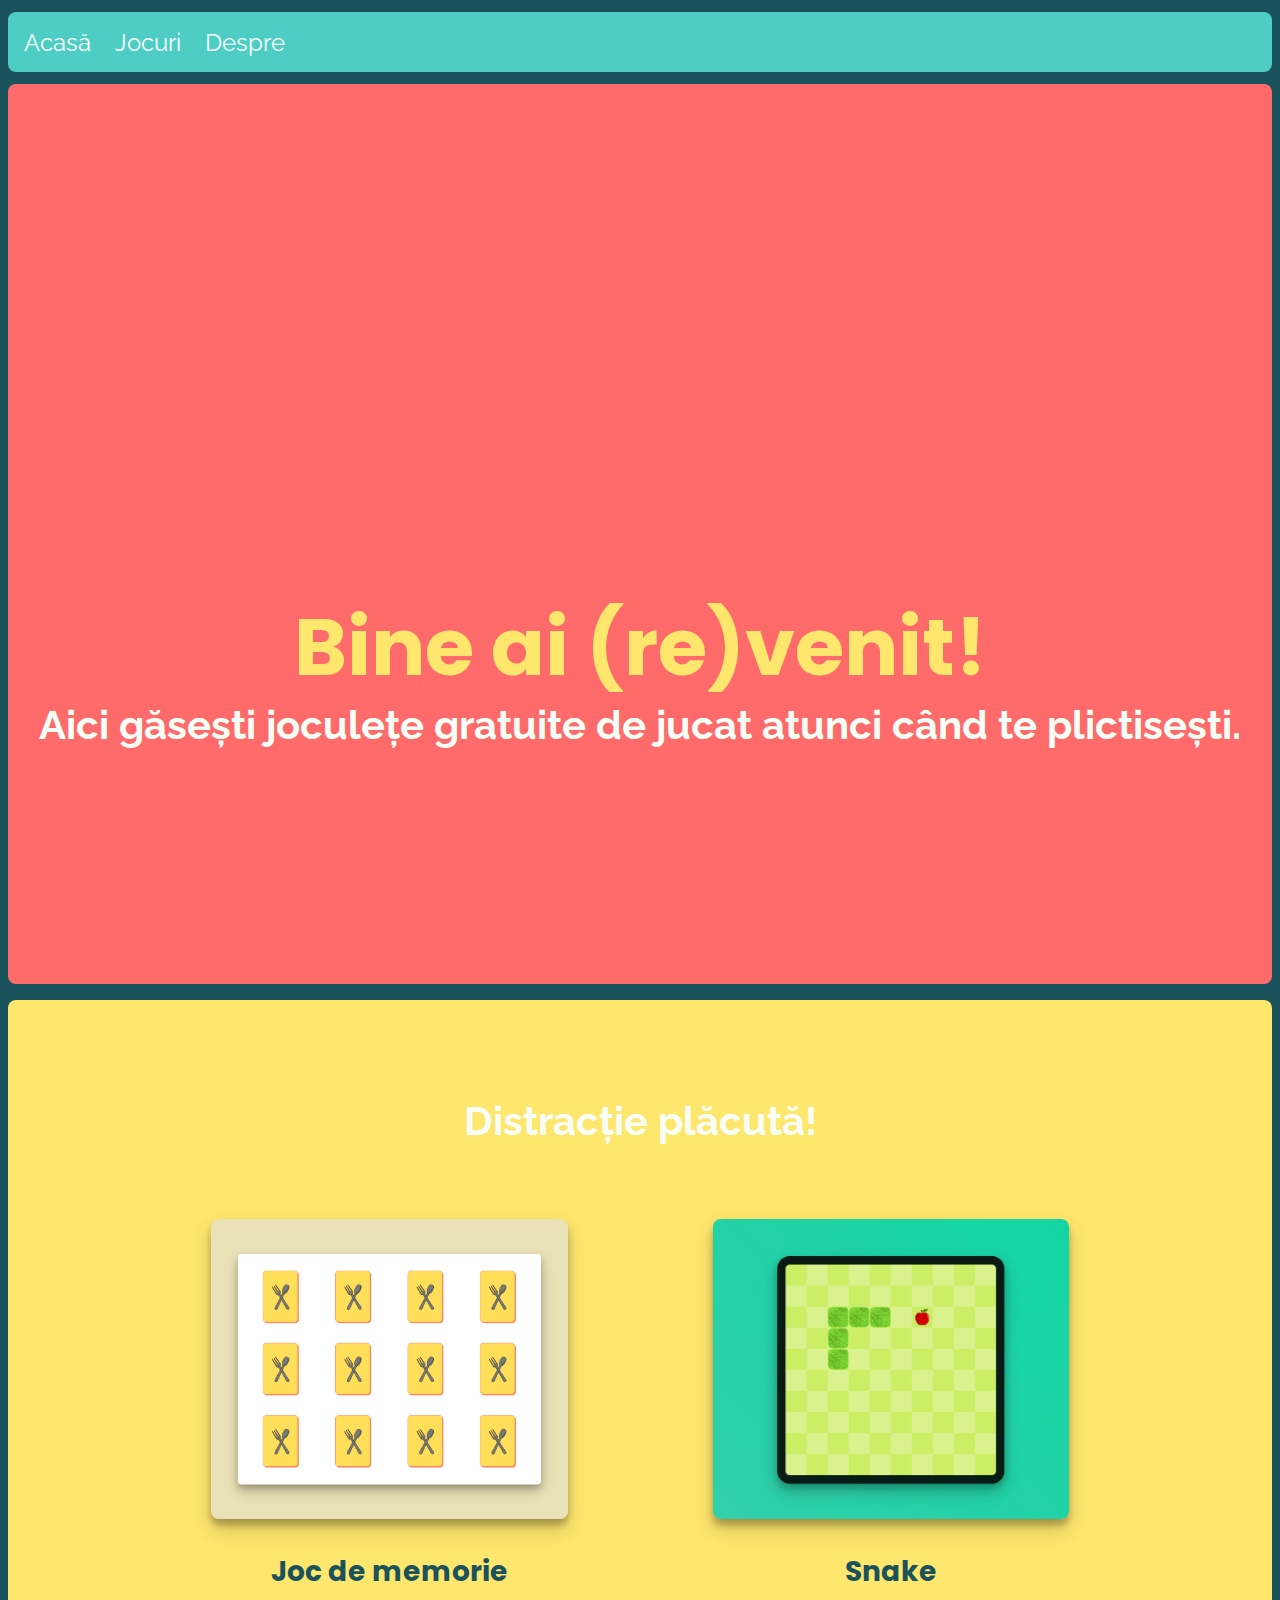
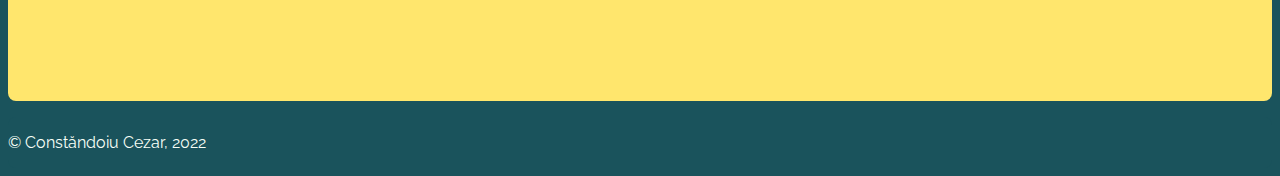
<file: index.html>
<!DOCTYPE html>
<html lang="ro" dir="ltr">
    <head>
        <meta charset="utf-8">
        <title>Joculete gratuite</title>
        <link rel="stylesheet" href="style.css"></link>
        <link rel="icon" href="icons/game_icon.ico">
    </head>
    <body id="page">
        <nav id="navbar">
            <ul id="nav-list">
                <li>
                    <a class="nav-link" href="#title_section">
                        Acasă
                    </a>
                </li>
                <li>
                    <a class="nav-link" href="#content">
                        Jocuri
                    </a>
                </li>
                <li>
                    <a class="nav-link" href="#contact">
                        Despre
                    </a>
                </li>
            </ul>
        </nav>

        <header id="title_section">
            <h1 class="title">Bine ai (re)venit!</h1>
            <h2 class="subtitle">Aici găsești joculețe gratuite de jucat atunci când te plictisești.</h2>
        </header>

        <content id="content">
            <article id="intro">
                <h2 class="subtitle">Distracție plăcută!</h2>
            </article>

            <article id="games">
                <a href="games/memory-game/index.html" class="game_link">
                    <div class="game_cont">
                        <img src="images/memory_game.png" class="game_img">
                        <h3 class="game_title">Joc de memorie</h3>
                    </div>
                </a>
                <a href="games/snake/index.html" class="game_link">
                    <div class="game_cont">
                        <img src="images/snake.png" class="game_img">
                        <h3 class="game_title">Snake</h3>
                    </div>
                </a>
            </article>
        </content>

        <footer id="contact">
            <p class="footNote">&copy; Constăndoiu Cezar, 2022</p>
        </footer>
    </body>
</html>
</file>
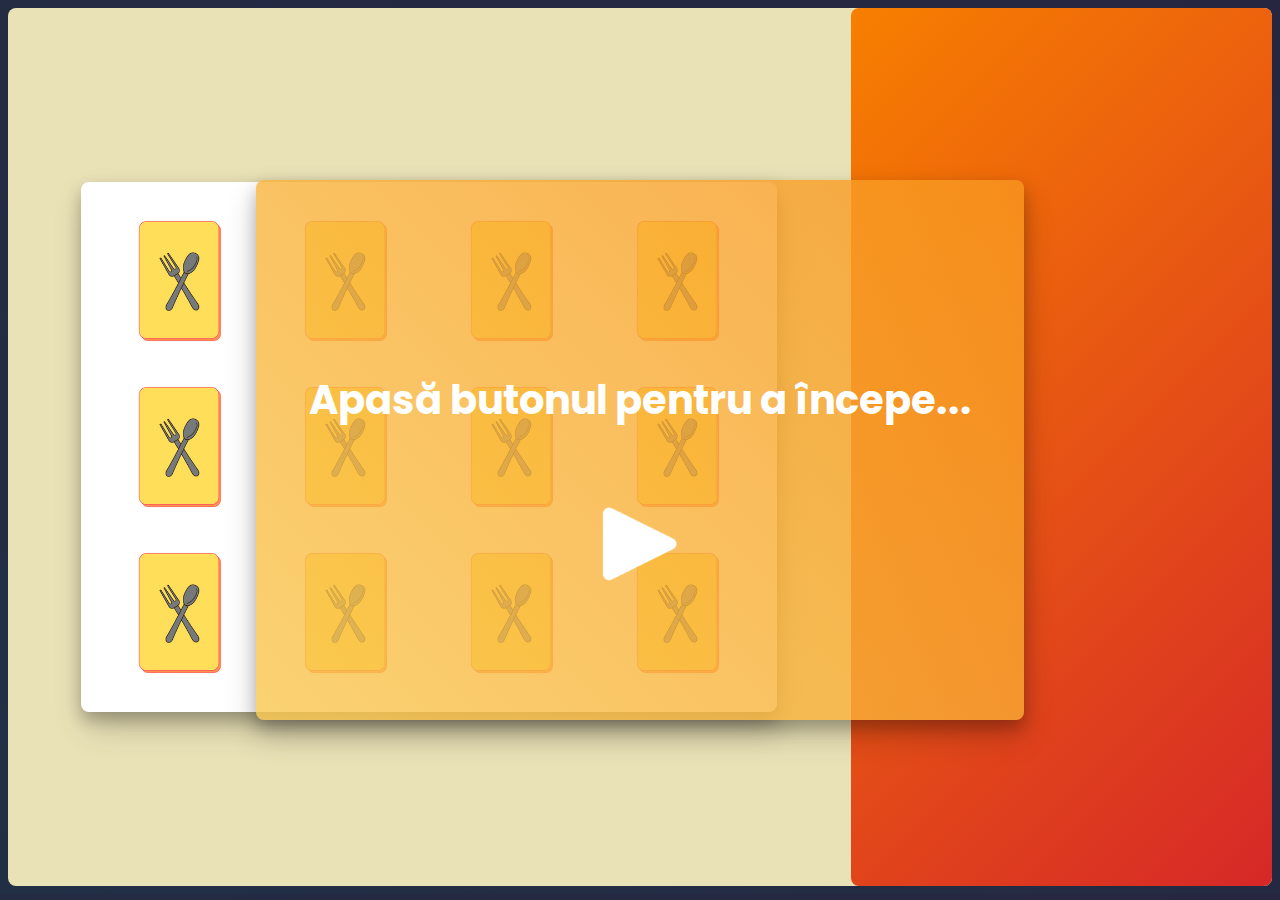
<file: games/memory-game/index.html>
<!DOCTYPE html>
<html lang="ro" dir="ltr">
    <head>
        <meta charset="UTF-8">
        <title>Joc de memorie</title>
        <link rel="stylesheet" href="style.css"></link>
        <script src="app.js" charset="utf-8"></script>
        <link rel="icon" href="../../icons/memory_icon.ico">
    </head>
    <body>
        <div id="game">
            <div class="board">
                <div class="grid">
                
                </div>
            </div>
            
            <div id="text">
                <section id="sideSection">
                    <div>
                        <h3>Numărul de încercări: <span id="result">0</span></h3>
                        <h3>Timp scurs: <span id="timp">00 : 00</span> minute</h3>
                    </div>
                    <div id="buttons">
                        <div id="reload" onclick="location.reload();"></div>
                        <a href="../../index.html">
                            <div id="home"></div>
                        </a>
                    </div>
                </section>
            </div>
        </div>
        <div id="popUp">
            <p id="finalMessage">Apasă butonul pentru a începe...</p>
            <div id="start"></div>
            <div id="restart" class="hidden"></div>
        </div>
    </body>
</html>
</file>
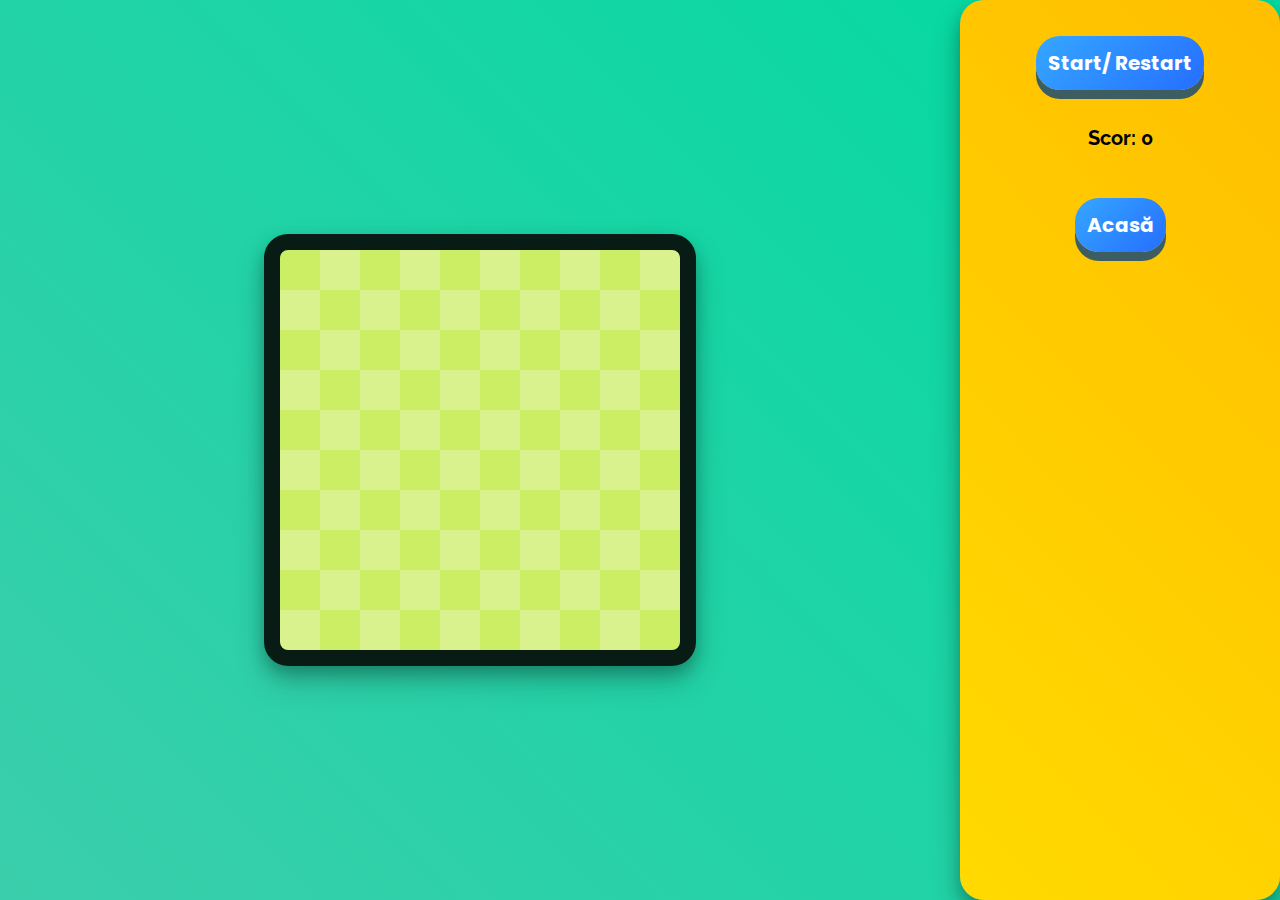
<file: games/snake/index.html>
<!DOCTYPE html>
<html lang="ro" dir="ltr">
    <head>
        <meta charset="utf-8">
        <script src="app.js"></script>
        <link rel="stylesheet" href="style.css">
        <title>Snake</title>
        <link rel="icon" href="../../icons/snake_icon.ico">
    </head>
    <body>
        <div id="game">
            <div class="game-side">
                <div class="game-nest">
                    <div class="grid"> <!-- 10 x 10 grid = 100 div-uri --> 
                        <div></div><div></div><div></div><div></div><div></div><div></div><div></div><div></div><div></div><div></div>
                        <div></div><div></div><div></div><div></div><div></div><div></div><div></div><div></div><div></div><div></div>
                        <div></div><div></div><div></div><div></div><div></div><div></div><div></div><div></div><div></div><div></div>
                        <div></div><div></div><div></div><div></div><div></div><div></div><div></div><div></div><div></div><div></div>
                        <div></div><div></div><div></div><div></div><div></div><div></div><div></div><div></div><div></div><div></div>
                        <div></div><div></div><div></div><div></div><div></div><div></div><div></div><div></div><div></div><div></div>
                        <div></div><div></div><div></div><div></div><div></div><div></div><div></div><div></div><div></div><div></div>
                        <div></div><div></div><div></div><div></div><div></div><div></div><div></div><div></div><div></div><div></div>
                        <div></div><div></div><div></div><div></div><div></div><div></div><div></div><div></div><div></div><div></div>
                        <div></div><div></div><div></div><div></div><div></div><div></div><div></div><div></div><div></div><div></div>
                    </div>
                </div>
            </div>
        
            <div class="side">
                <button class="start">
                    Start/ Restart
                </button>

                <div class="score">
                    Scor: <span>0</span>
                </div>

                <a href="../../index.html"><button class="home">
                    Acasă
                </button></a>
            </div>
        </div>

        <div id="message" class="message"></div>

        <audio id="downSound">
            <source src="audio/down.m4a" type="audio/mpeg">
        </audio>

        <audio id="upSound">
            <source src="audio/up.m4a" type="audio/mpeg">
        </audio>

        <audio id="rightSound">
            <source src="audio/right.m4a" type="audio/mpeg">
        </audio>

        <audio id="leftSound">
            <source src="audio/left.m4a" type="audio/mpeg">
        </audio>

        <audio id="appleSound">
            <source src="audio/apple.m4a" type="audio/mpeg">
        </audio>

        <audio id="loseSound">
            <source src="audio/lose.m4a" type="audio/mpeg">
        </audio>
    </body>
</html>
</file>
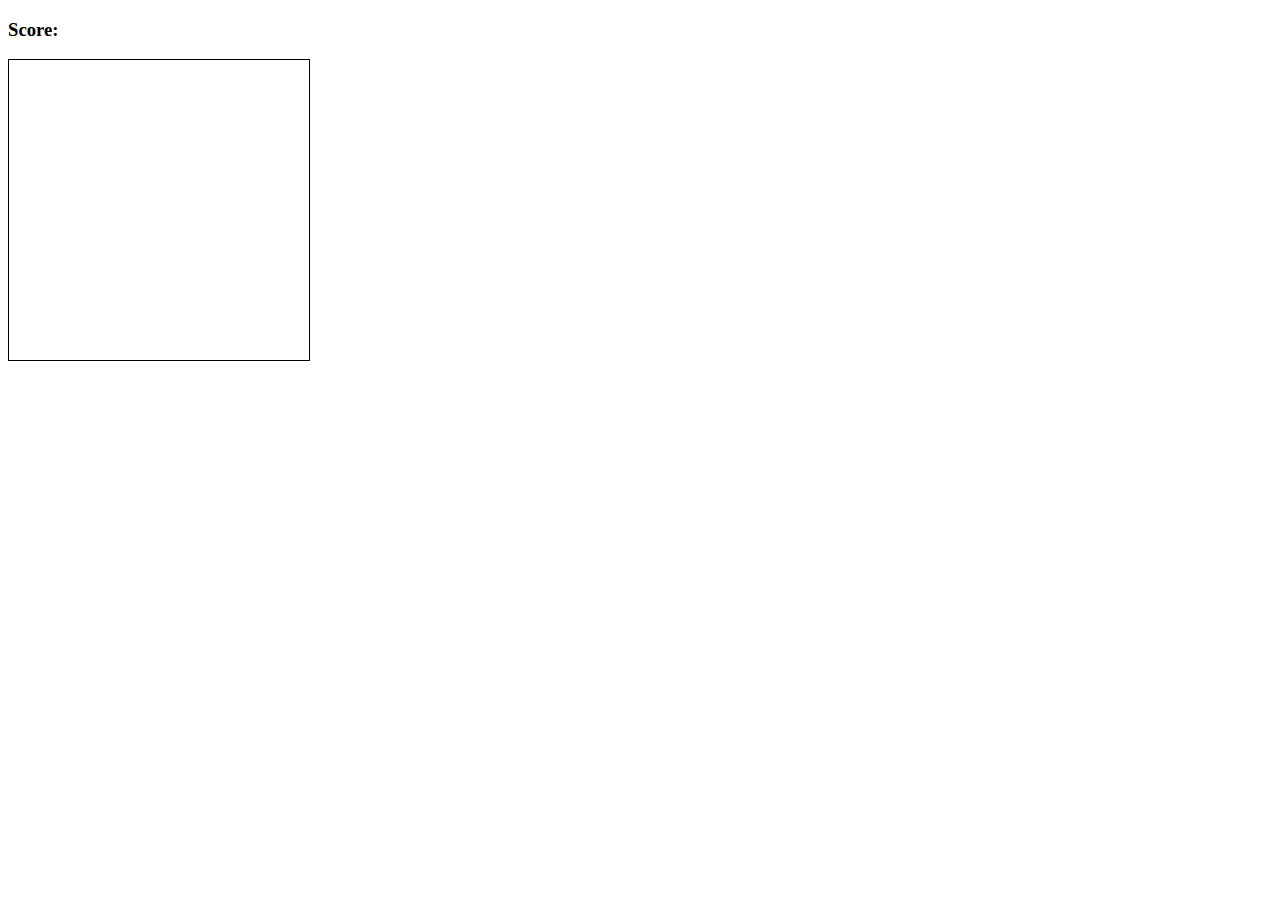
<file: games/space-invaders/index.html>
<!DOCTYPE html>
<html lang="ro" dir="ltr">
    <head>
        <meta charset="utf-8">
        <title>Space Invaders</title>
        <link rel="stylesheet" href="style.css">
        <link rel="icon" href="../../icons/space_invaders_icon.ico">
        <script src="app.js" charset="utf-8"></script>
    </head>
    <body>
        <h3>Score: <span id="result"></span></h3>
        <div class="grid"> <!--15 x 15 = 225 div-uri-->
            <div></div><div></div><div></div><div></div><div></div><div></div><div></div><div></div><div></div><div></div>
            <div></div><div></div><div></div><div></div><div></div><div></div><div></div><div></div><div></div><div></div>
            <div></div><div></div><div></div><div></div><div></div><div></div><div></div><div></div><div></div><div></div>
            <div></div><div></div><div></div><div></div><div></div><div></div><div></div><div></div><div></div><div></div>
            <div></div><div></div><div></div><div></div><div></div><div></div><div></div><div></div><div></div><div></div>
            <div></div><div></div><div></div><div></div><div></div><div></div><div></div><div></div><div></div><div></div>
            <div></div><div></div><div></div><div></div><div></div><div></div><div></div><div></div><div></div><div></div>
            <div></div><div></div><div></div><div></div><div></div><div></div><div></div><div></div><div></div><div></div>
            <div></div><div></div><div></div><div></div><div></div><div></div><div></div><div></div><div></div><div></div>
            <div></div><div></div><div></div><div></div><div></div><div></div><div></div><div></div><div></div><div></div>
            <div></div><div></div><div></div><div></div><div></div><div></div><div></div><div></div><div></div><div></div>
            <div></div><div></div><div></div><div></div><div></div><div></div><div></div><div></div><div></div><div></div>
            <div></div><div></div><div></div><div></div><div></div><div></div><div></div><div></div><div></div><div></div>
            <div></div><div></div><div></div><div></div><div></div><div></div><div></div><div></div><div></div><div></div>
            <div></div><div></div><div></div><div></div><div></div><div></div><div></div><div></div><div></div><div></div>
            <div></div><div></div><div></div><div></div><div></div><div></div><div></div><div></div><div></div><div></div>
            <div></div><div></div><div></div><div></div><div></div><div></div><div></div><div></div><div></div><div></div>
            <div></div><div></div><div></div><div></div><div></div><div></div><div></div><div></div><div></div><div></div>
            <div></div><div></div><div></div><div></div><div></div><div></div><div></div><div></div><div></div><div></div>
            <div></div><div></div><div></div><div></div><div></div><div></div><div></div><div></div><div></div><div></div>
            <div></div><div></div><div></div><div></div><div></div><div></div><div></div><div></div><div></div><div></div>
            <div></div><div></div><div></div><div></div><div></div><div></div><div></div><div></div><div></div><div></div>
            <div></div><div></div><div></div><div></div><div></div>
        </div>
    </body>
</html>
</file>
<file: style.css>
@import url('https://fonts.googleapis.com/css2?family=Poppins&family=Raleway&display=swap');

html {
    scroll-behavior: smooth;
}

#page {
    display: grid;
    grid-template-columns: 100%;
    grid-template-rows: 60px 100vh auto auto;
    grid-gap: 16px;
    background-color: #1A535C;
}

#navbar {
    background-color: #4ECDC4;
    position:sticky;
    top: 12px;
    border-radius: 8px;
    display: flex;
    z-index: 1;
}

#nav-list {
    display: flex;
    list-style: none;
    margin-top: 25px;
    margin-left: -32px;
}

.nav-link {
    font-family: 'Raleway',sans-serif;
    font-size: 24px;
    text-decoration: none;
    line-height: 0%;
    color: #F7FFF7;
    border-radius: 8px;
    padding: 8px;
    margin-right: 8px;
}

.nav-link:hover {
    animation-name: hoverLink;
    animation-duration: 500ms;
    animation-fill-mode: forwards;
}

.nav-link:active {
    color:#FFE66D;
}

@keyframes hoverLink {
    100% {
        background-color: #FF6B6B;
    }
}

#title_section {
    background-color: #FF6B6B;
    border-radius: 8px;
    align-content: center;
}

.title {
    margin-top: 40vh;
    color: #FFE66D;
    font-family: 'Poppins', sans-serif;
    font-size: 5rem;
    line-height: 0%;
    text-align: center;
}

@media (max-width: 690px) {
    .title {
        line-height: 100%;
    }    
}

.subtitle {
    color: #F7FFF7;
    font-family: 'Raleway', sans-serif;
    font-size: 2.5rem;
    text-align: center;
}

#content {
    background-color: #FFE66D;
    border-radius: 8px;
    padding: 64px;
}

#contact {
    background-color: #1A535C;
    border-radius: 8px;
}

#games {
    display: flex;
    padding: 18px;
    justify-content: space-evenly;
}

.game_cont {
    height: 400px;
    padding: 24px 24px 0 24px;
    border-radius: 8px;
}

.game_img {
    position: relative;
    height: 300px;
    border-radius: 8px;
    box-shadow: 0 10px 20px rgba(0,0,0,0.19), 0 6px 6px rgba(0,0,0,0.23);
}

.game_title {
    text-align: center;
    font-family: 'Poppins',sans-serif;
    font-size: 28px;
    color: #1A535C;
}

.game_link {
    text-decoration: none;
}

.game_cont:hover {
    animation-name: game;
    animation-duration: 300ms;
    animation-fill-mode: forwards;
}

@keyframes game {
    100% {
        box-shadow: 0 10px 20px rgba(0,0,0,0.19), 0 6px 6px rgba(0,0,0,0.23);
    }
}

@media (max-width: 860px) {
    #games {
        flex-direction: column;
        align-items: center;
    }
}

.footNote {
    font-family: 'Raleway',sans-serif;
    color:#F7FFF7;
    font-size: 1em;
}

::-webkit-scrollbar {
    width: 4px;
    border-radius: 2px;
}

::-webkit-scrollbar-track {
    background: #1A535C; 
    border-radius: 2px;
}

::-webkit-scrollbar-thumb {
    background: #85b3bb; 
    border-radius: 2px;
}

::-webkit-scrollbar-thumb:hover {
    background: #555; 
}
</file>
<file: games/memory-game/style.css>
@import url('https://fonts.googleapis.com/css2?family=Poppins&family=Raleway&display=swap');

body {
    background: linear-gradient(45deg, #212f45, #272640);
}

#game {
    display: grid;
    grid-template-columns: 2fr 1fr;
    justify-items: center;
    align-items: center;
    height: 97.5vh;
    background-color: #eae2b7;
    border-radius: 8px;
}

#text {
    background: linear-gradient(135deg, #f77f00, #d62828);
    height: 100%;
    width: 100%;
    border-radius: 8px;
}

.grid {
    display: flex;
    flex-wrap: wrap;
    height: 498px;
    width: 664px;
}

.playcard {
    width: 150px;
    height: 150px;
    padding: 8px;
    border-radius: 8px;
}

.playcard_anim:hover {
    animation-name: card;
    animation-duration: 300ms;
    animation-fill-mode: forwards;
}

@keyframes card {
    100% {
        box-shadow: 0 4px 8px rgba(0,0,0,0.19), 0 2px 4px rgba(0,0,0,0.23);
    }
}

.board {
    background-color: white;
    padding: 16px;
    border-radius: 8px;
    box-shadow: 4px 16px 32px rgba(0,0,0,0.19), 0 8px 16px rgba(0,0,0,0.23);
}

h3 {
    font-family: 'Raleway',sans-serif;
    color: #fefee3;
    font-size: 28px;
    padding: 16px 0 0 32px;
    line-height: 0;
}

#reload {
    height: 100px;
    width: 100px;
    background-image: url(images/reload.png);
    border-radius: 16px;
    margin: 32px;
    align-self: center;
}

#reload:hover, #restart:hover, #start:hover, #home:hover{
    animation-name: card;
    animation-duration: 300ms;
    animation-fill-mode: forwards;
    cursor: pointer;
}

#popUp {
    display: flex;
    flex-direction: column;
    position: absolute;
    z-index: 1;
    background: linear-gradient(45deg, #f9c74fcc, #f8961ecc);
    top: 20%;
    left: 20%;
    height: 60%;
    width: 60%;
    border-radius: 8px;
    box-shadow: 0 16px 32px rgba(0,0,0,0.19), 0 8px 16px rgba(0,0,0,0.23);
    align-items: center;
    justify-content: center;
}

#finalMessage, #startMessage {
    font-family: 'Poppins',sans-serif;
    font-weight: bold;
    font-size: 2.5rem;
    text-align: center;
    color: #ffffff;
    padding: 24px;
}

#start {
    background-image: url(images/start.png);
    height: 100px;
    width: 100px;
    align-self: center;
    border-radius: 16px;
}

#restart {
    height: 100px;
    width: 100px;
    background-image: url(images/reload.png);
    border-radius: 16px;
}

#home {
    height: 100px;
    width: 100px;
    background-image: url(images/home.png);
    border-radius: 16px;
    margin: 32px;
    align-self: center;
}

.hidden {
    display: none;
}

#sideSection {
    height: 100%;
    display: none;
    flex-direction: column;
    justify-content: space-between;
}

#buttons {
    display: flex;
    flex-direction: row-reverse;
    align-self: center;
}
</file>
<file: games/snake/style.css>
@import url('https://fonts.googleapis.com/css2?family=Poppins&family=Raleway&display=swap');

body {
    margin: 0;
    background: linear-gradient(45deg, #3bceac, #00daa0);
}

#game {
    display: grid;
    grid-template-columns: 3fr 1fr;
    justify-items: center;
    align-items: center;
    height: 100vh;
}

.game-side {
    
    display: grid;
    align-items: center;
    justify-items: center;
    height: 100%;
    width: 100%;
}

.side {
    background: linear-gradient(45deg, #ffda00, #ffbf00);
    height: 100%;
    width: 100%;
    border-radius: 24px;
    box-shadow: 0 16px 32px rgba(0,0,0,0.19), 0 8px 16px rgba(0,0,0,0.23);
    display: block;
    text-align: center;
}

.grid {
    width: 400px;
    height: 400px;
    display: flex;
    flex-wrap: wrap;
    background-image: url("images/field.png");
    border: solid;
    border-width: 16px;
    border-radius: 24px;
    border-color: #081c15;
    box-shadow: 0 16px 32px rgba(0,0,0,0.19), 0 8px 16px rgba(0,0,0,0.23);
}

.grid div {
    width: 40px;
    height: 40px;
}

.snake {
    background-image: url(images/snake.png);
}

.apple {
    background-image: url(images/apple.png);
    width: 40px;
    height: 40px;
    animation-name: appleAnim;
    animation-duration: 1000ms;
    animation-iteration-count: infinite;
}

@keyframes appleAnim {
    50% {
        transform: scale(0.9);
    }

    100% {
        transform: scale(1);
    }
}

.start, .home {
    margin: 36px;
    padding: 12px;
    font-family: 'Poppins',sans-serif;
    font-size: 1.25em;
    font-weight: bold;
    color: #ffffff;
    border: none;
    cursor: pointer;
    outline: none;
    border-radius: 24px;
    box-shadow: 0 9px #3c5d61;
    background: linear-gradient(135deg,#35a7ff,#256eff);
}

.start:hover, .home:hover {
    background: linear-gradient(135deg, #6bf178, #06d6a0);
}

.start:active, .home:active {
  background: linear-gradient(135deg, #fe5f55, #ff5964);
  box-shadow: 0 5px #32585d;
  transform: translateY(4px);
}

.score {
    margin-bottom: 12px;
    font-size: 1.25em;
    font-family: 'Raleway',sans-serif;
    font-weight: bold;
}

.message {
    display: none;
    flex-direction: column;
    align-items: center;
    justify-items: center;
}

#message {
    position: absolute;
    top: 15%;
    left: 10%;
    height: 50%;
    width: 45%;
    background: linear-gradient(135deg, #ff85c8b3, #ffa3a5b3, #ffbf80b3);
    z-index: 1;
    border-radius: 24px;
    box-shadow: 0 16px 32px rgba(0,0,0,0.19), 0 8px 16px rgba(0,0,0,0.23);
    font-family: 'Raleway',sans-serif;
    font-size: 2.5em;
    color: white;
    font-weight: bold;
    text-align: center;
    vertical-align: middle;
    padding: 5%;
    /*[...]*/
}

.message_image {
    height: 180px;
    width: 250px;
    padding: 48px;
}
</file>
<file: games/space-invaders/style.css>
.grid {
    display: flex;
    flex-wrap: wrap;
    border: solid 1px;
    width: 300px;
    height: 300px;
}

.grid div {
    width: 20px;
    height: 20px;
}

.shooter {
    background-color: blue;
}

.invader {
    background-color: purple;
    border-radius: 10px;
}

.boom {
    background-color: red;
}

.laser {
    background-color: orange;
}
</file>
